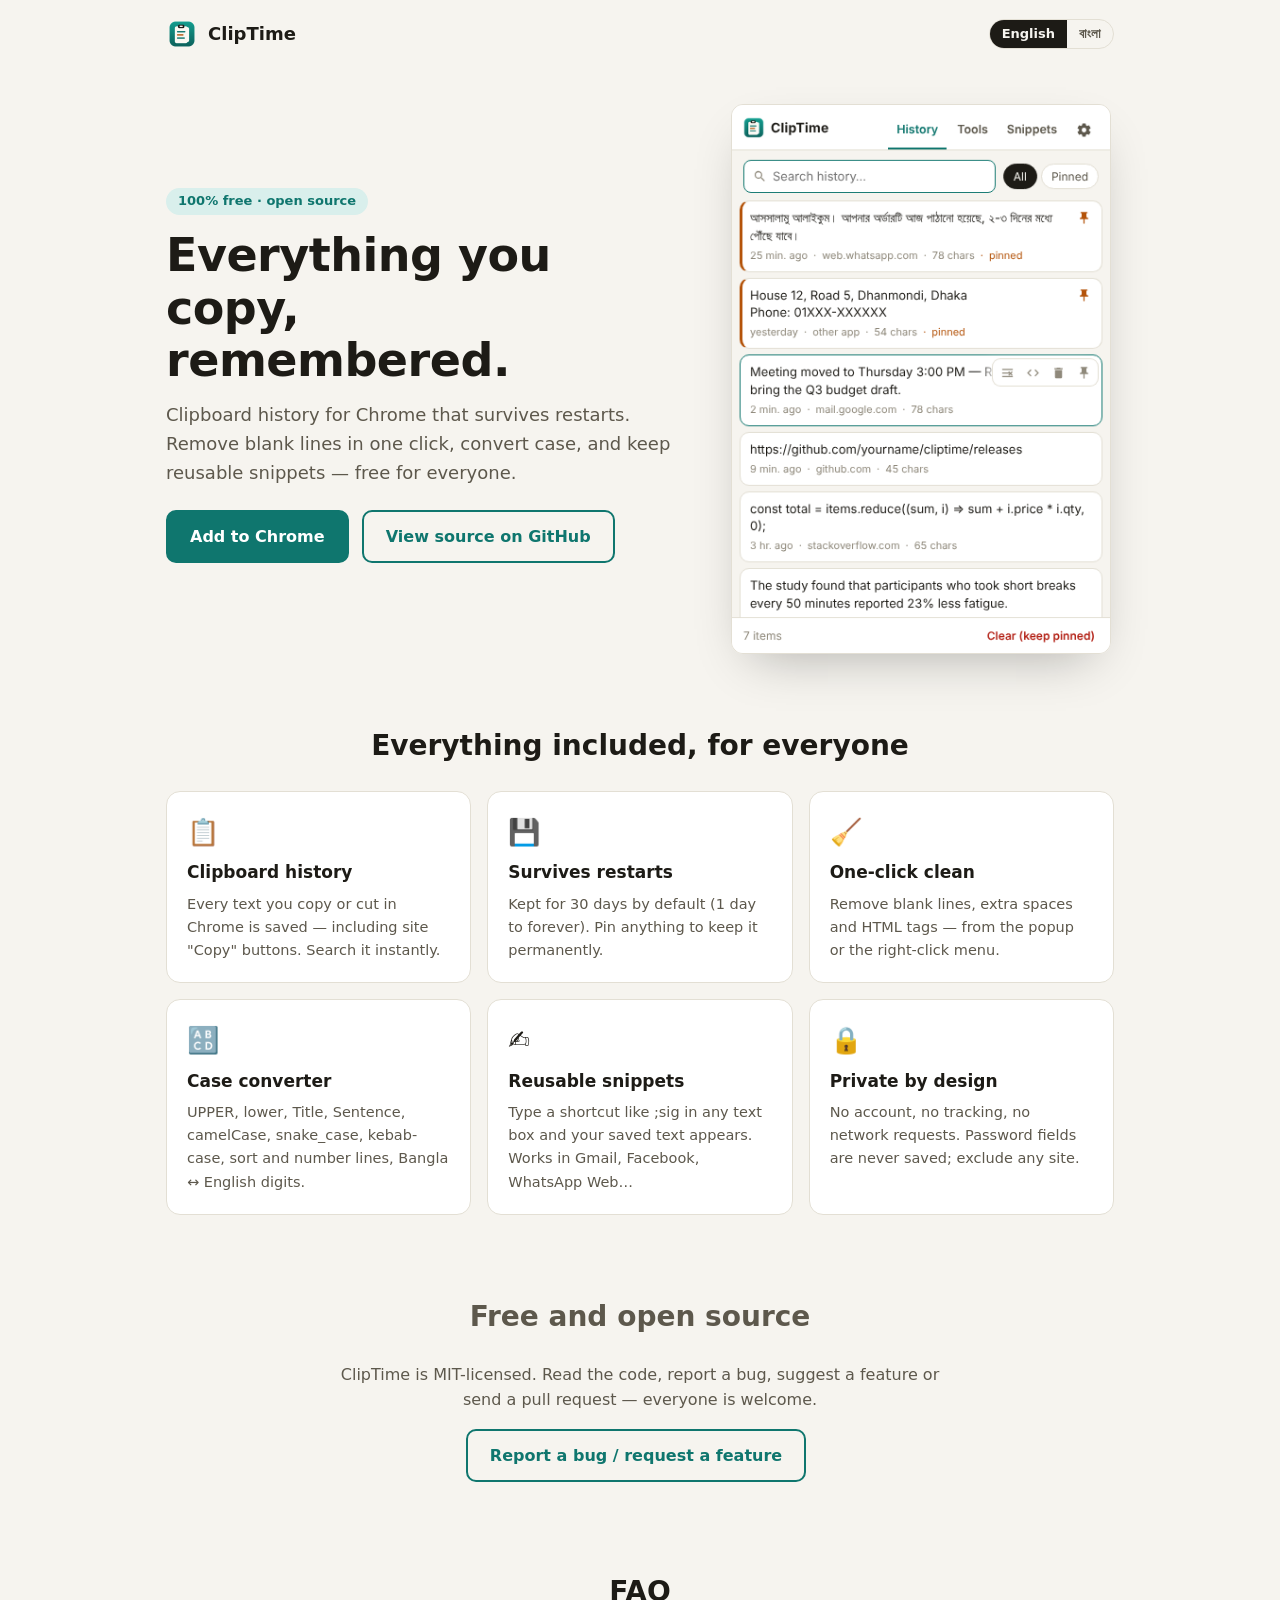
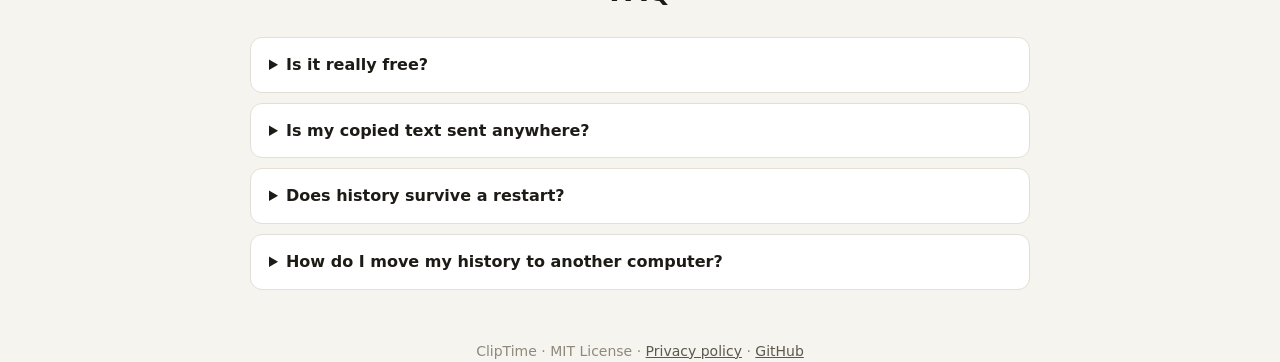
<file: docs/index.html>
<!doctype html>
<html lang="en">
<head>
<meta charset="utf-8">
<meta name="viewport" content="width=device-width, initial-scale=1">
<title>ClipTime – Free Clipboard History & Text Tools for Chrome</title>
<meta name="description" content="Free and open-source Chrome extension: clipboard history saved for 30 days, one-click blank-line remover, case converter and reusable text snippets.">
<link rel="icon" href="icon128.png">
<style>
  :root { --bg:#f6f4ef; --card:#fff; --ink:#1d1b16; --ink2:#5d584c; --ink3:#8f897b; --line:#e3dfd4; --accent:#0f766e; --accent2:#d9efec; }
  @media (prefers-color-scheme: dark) { :root { --bg:#161512; --card:#201f1b; --ink:#eeebe3; --ink2:#b4ae9f; --ink3:#7e786b; --line:#34322c; --accent:#2dd4bf; --accent2:#123b37; } }
  * { box-sizing:border-box; }
  body { margin:0; background:var(--bg); color:var(--ink); font:16px/1.6 "Segoe UI",system-ui,-apple-system,"Noto Sans Bengali","Nirmala UI","Hind Siliguri",sans-serif; }
  a { color:var(--accent); }
  .wrap { max-width:980px; margin:0 auto; padding:0 16px; }
  header { padding:18px 0; display:flex; align-items:center; gap:10px; font-weight:800; font-size:18px; }
  header img { width:32px; height:32px; }
  .lang { margin-left:auto; display:flex; border:1px solid var(--line); border-radius:999px; overflow:hidden; }
  .lang button { border:0; background:none; padding:4px 12px; font:inherit; font-size:13px; font-weight:600; color:var(--ink2); cursor:pointer; }
  .lang button.on { background:var(--ink); color:var(--bg); }
  .hero { padding:36px 0 30px; display:grid; grid-template-columns:1.15fr .85fr; gap:40px; align-items:center; }
  .badge { display:inline-block; background:var(--accent2); color:var(--accent); font-weight:700; font-size:13px; padding:3px 12px; border-radius:999px; margin-bottom:14px; }
  .hero h1 { font-size:clamp(30px,5vw,46px); line-height:1.15; margin:0 0 14px; letter-spacing:-.5px; }
  .hero p { color:var(--ink2); font-size:18px; margin:0 0 22px; }
  .hero img { width:100%; max-width:380px; justify-self:center; border-radius:12px; border:1px solid var(--line); box-shadow:0 20px 50px -20px rgba(0,0,0,.3); }
  .btn { display:inline-block; text-decoration:none; font-weight:700; border-radius:10px; padding:12px 22px; border:2px solid var(--accent); color:var(--accent); margin:0 8px 8px 0; }
  .btn.solid { background:var(--accent); color:#fff; }
  h2 { font-size:28px; margin:0 0 22px; text-align:center; }
  section { padding:40px 0; }
  .grid { display:grid; grid-template-columns:repeat(3,1fr); gap:16px; }
  .card { background:var(--card); border:1px solid var(--line); border-radius:14px; padding:20px; }
  .card .ic { font-size:26px; }
  .card h3 { margin:6px 0 6px; font-size:17px; }
  .card p { margin:0; color:var(--ink2); font-size:14.5px; }
  .faq details { background:var(--card); border:1px solid var(--line); border-radius:12px; padding:14px 18px; margin:0 auto 10px; max-width:780px; }
  .faq summary { font-weight:700; cursor:pointer; }
  .oss { text-align:center; max-width:640px; margin:0 auto; color:var(--ink2); }
  footer { padding:30px 0 50px; text-align:center; color:var(--ink3); font-size:14px; }
  footer a { color:var(--ink2); }
  @media (max-width:760px) { .hero, .grid { grid-template-columns:1fr; } }
</style>
</head>
<body>
<div class="wrap">
  <header>
    <img src="icon128.png" alt=""> ClipTime
    <div class="lang"><button data-l="en">English</button><button data-l="bn">বাংলা</button></div>
  </header>

  <div class="hero">
    <div>
      <span class="badge" data-t="badge"></span>
      <h1 data-t="h1"></h1>
      <p data-t="lead"></p>
      <a class="btn solid" id="install" href="#" data-t="install"></a>
      <a class="btn" href="https://github.com/niruvai/cliptime" data-t="source"></a>
    </div>
    <img src="popup.png" alt="ClipTime">
  </div>
</div>

<section>
  <div class="wrap">
    <h2 data-t="featTitle"></h2>
    <div class="grid">
      <div class="card"><div class="ic">📋</div><h3 data-t="f1h"></h3><p data-t="f1"></p></div>
      <div class="card"><div class="ic">💾</div><h3 data-t="f2h"></h3><p data-t="f2"></p></div>
      <div class="card"><div class="ic">🧹</div><h3 data-t="f3h"></h3><p data-t="f3"></p></div>
      <div class="card"><div class="ic">🔠</div><h3 data-t="f4h"></h3><p data-t="f4"></p></div>
      <div class="card"><div class="ic">✍️</div><h3 data-t="f5h"></h3><p data-t="f5"></p></div>
      <div class="card"><div class="ic">🔒</div><h3 data-t="f6h"></h3><p data-t="f6"></p></div>
    </div>
  </div>
</section>

<section>
  <div class="wrap oss">
    <h2 data-t="ossTitle"></h2>
    <p data-t="oss"></p>
    <a class="btn" href="https://github.com/niruvai/cliptime/issues" data-t="issue"></a>
  </div>
</section>

<section class="faq">
  <div class="wrap">
    <h2 data-t="faq"></h2>
    <details><summary data-t="q1"></summary><p data-t="a1"></p></details>
    <details><summary data-t="q2"></summary><p data-t="a2"></p></details>
    <details><summary data-t="q3"></summary><p data-t="a3"></p></details>
    <details><summary data-t="q4"></summary><p data-t="a4"></p></details>
  </div>
</section>

<footer class="wrap">ClipTime · MIT License · <a href="https://github.com/niruvai/cliptime/blob/main/PRIVACY.md" data-t="privacy"></a> · <a href="https://github.com/niruvai/cliptime">GitHub</a></footer>

<script>
  // Put your Chrome Web Store link here once the extension is published
  const CHROME_STORE_URL = 'https://github.com/niruvai/cliptime/releases/latest';

  const T = {
    en: {
      badge: '100% free · open source', h1: 'Everything you copy,<br>remembered.',
      lead: 'Clipboard history for Chrome that survives restarts. Remove blank lines in one click, convert case, and keep reusable snippets — free for everyone.',
      install: 'Add to Chrome', source: 'View source on GitHub', featTitle: 'Everything included, for everyone',
      f1h: 'Clipboard history', f1: 'Every text you copy or cut in Chrome is saved — including site "Copy" buttons. Search it instantly.',
      f2h: 'Survives restarts', f2: 'Kept for 30 days by default (1 day to forever). Pin anything to keep it permanently.',
      f3h: 'One-click clean', f3: 'Remove blank lines, extra spaces and HTML tags — from the popup or the right-click menu.',
      f4h: 'Case converter', f4: 'UPPER, lower, Title, Sentence, camelCase, snake_case, kebab-case, sort and number lines, Bangla ↔ English digits.',
      f5h: 'Reusable snippets', f5: 'Type a shortcut like ;sig in any text box and your saved text appears. Works in Gmail, Facebook, WhatsApp Web…',
      f6h: 'Private by design', f6: 'No account, no tracking, no network requests. Password fields are never saved; exclude any site.',
      ossTitle: 'Free and open source', oss: 'ClipTime is MIT-licensed. Read the code, report a bug, suggest a feature or send a pull request — everyone is welcome.',
      issue: 'Report a bug / request a feature', faq: 'FAQ',
      q1: 'Is it really free?', a1: 'Yes. Every feature is free for everyone, forever. There is no paid plan, no ads and no account.',
      q2: 'Is my copied text sent anywhere?', a2: 'No. Everything stays in Chrome on your computer. ClipTime makes no network requests at all.',
      q3: 'Does history survive a restart?', a3: 'Yes — it stays after you shut down Windows or Mac, and is cleaned up automatically after the period you choose.',
      q4: 'How do I move my history to another computer?', a4: 'Settings → Export saves a backup file; Import it on the other computer.',
      privacy: 'Privacy policy',
    },
    bn: {
      badge: '১০০% ফ্রি · ওপেন সোর্স', h1: 'যা কপি করেন,<br>সব মনে রাখে।',
      lead: 'Chrome-এর জন্য ক্লিপবোর্ড হিস্ট্রি — কম্পিউটার বন্ধ করলেও থাকে। এক ক্লিকে ফাঁকা লাইন সরান, কেস বদলান, আর বারবার লেখা জিনিস স্নিপেটে রাখুন — সবার জন্য বিনামূল্যে।',
      install: 'Chrome-এ যোগ করুন', source: 'GitHub-এ কোড দেখুন', featTitle: 'সব ফিচার, সবার জন্য',
      f1h: 'ক্লিপবোর্ড হিস্ট্রি', f1: 'Chrome-এ যা কপি বা কাট করেন সব সেভ হয় — সাইটের "Copy" বাটনসহ। মুহূর্তে খুঁজে পাবেন।',
      f2h: 'রিস্টার্টেও থাকে', f2: 'ডিফল্টে ৩০ দিন থাকে (১ দিন থেকে সবসময় পর্যন্ত বাছতে পারবেন)। পিন করলে কখনো মুছবে না।',
      f3h: 'এক ক্লিকে পরিষ্কার', f3: 'ফাঁকা লাইন, বাড়তি স্পেস আর HTML ট্যাগ সরান — পপআপ বা রাইট-ক্লিক মেনু থেকে।',
      f4h: 'কেস কনভার্টার', f4: 'UPPER, lower, Title, Sentence, camelCase, snake_case, kebab-case, লাইন সাজানো ও নম্বর, বাংলা ↔ ইংরেজি সংখ্যা।',
      f5h: 'স্নিপেট', f5: 'যেকোনো টেক্সট বক্সে ;sig লিখলেই সেভ করা লেখা বসে যায়। Gmail, Facebook, WhatsApp Web সবখানে।',
      f6h: 'প্রাইভেসি', f6: 'কোনো অ্যাকাউন্ট নেই, ট্র্যাকিং নেই, ইন্টারনেটে কিছু যায় না। পাসওয়ার্ড ফিল্ড কখনো সেভ হয় না।',
      ossTitle: 'ফ্রি ও ওপেন সোর্স', oss: 'ClipTime MIT লাইসেন্সে উন্মুক্ত। কোড দেখুন, ভুল জানান, নতুন ফিচারের প্রস্তাব দিন বা নিজেই উন্নত করে পাঠান — সবাইকে স্বাগতম।',
      issue: 'ভুল জানান / ফিচার চান', faq: 'প্রশ্ন ও উত্তর',
      q1: 'সত্যিই কি ফ্রি?', a1: 'হ্যাঁ। সব ফিচার সবার জন্য সবসময় ফ্রি। কোনো পেইড প্ল্যান, বিজ্ঞাপন বা অ্যাকাউন্ট নেই।',
      q2: 'আমার কপি করা লেখা কি কোথাও যায়?', a2: 'না। সব ডেটা আপনার কম্পিউটারের Chrome-এই থাকে। ClipTime ইন্টারনেটে কিছুই পাঠায় না।',
      q3: 'কম্পিউটার বন্ধ করলে হিস্ট্রি থাকবে?', a3: 'হ্যাঁ। Windows বা Mac বন্ধ করে চালু করলেও থাকে; আপনার বাছা সময় পর নিজে থেকে মুছে যায়।',
      q4: 'অন্য কম্পিউটারে হিস্ট্রি নেব কীভাবে?', a4: 'সেটিংস → Export করে ব্যাকআপ ফাইল রাখুন, তারপর অন্য কম্পিউটারে Import করুন।',
      privacy: 'প্রাইভেসি পলিসি',
    },
  };
  function setLang(l) {
    document.documentElement.lang = l;
    document.querySelectorAll('[data-t]').forEach((el) => { el.innerHTML = T[l][el.dataset.t] || ''; });
    document.querySelectorAll('.lang button').forEach((b) => b.classList.toggle('on', b.dataset.l === l));
    try { localStorage.setItem('lang', l); } catch {}
  }
  document.querySelectorAll('.lang button').forEach((b) => (b.onclick = () => setLang(b.dataset.l)));
  document.getElementById('install').href = CHROME_STORE_URL;
  const q = new URLSearchParams(location.search).get('lang');
  let saved = null; try { saved = localStorage.getItem('lang'); } catch {}
  const auto = (navigator.language || '').startsWith('bn') || Intl.DateTimeFormat().resolvedOptions().timeZone === 'Asia/Dhaka' ? 'bn' : 'en';
  setLang(T[q] ? q : saved || auto);
</script>
</body>
</html>
</file>
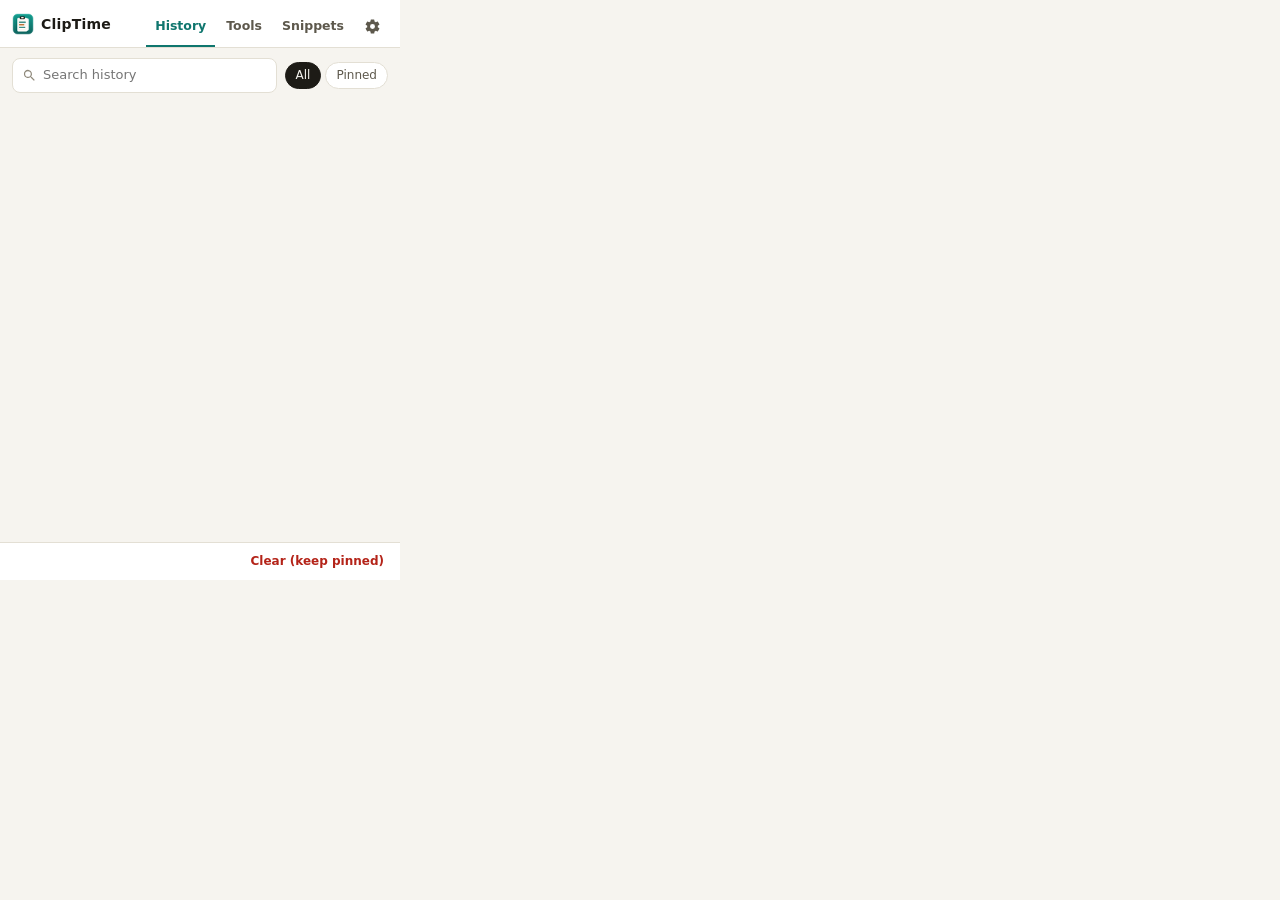
<file: extension/popup.html>
<!doctype html>
<html>
<head>
  <meta charset="utf-8">
  <meta name="viewport" content="width=device-width, initial-scale=1">
  <title>ClipTime</title>
  <link rel="stylesheet" href="popup.css">
</head>
<body>
<div class="app">
  <header class="top">
    <div class="brand">
      <img src="icons/icon32.png" alt="" width="22" height="22">
      <span>ClipTime</span>
    </div>
    <nav class="tabs" role="tablist">
      <button role="tab" data-tab="history" class="tab active" data-i18n="tabHistory">History</button>
      <button role="tab" data-tab="tools" class="tab" data-i18n="tabTools">Tools</button>
      <button role="tab" data-tab="snippets" class="tab" data-i18n="tabSnippets">Snippets</button>
      <button role="tab" data-tab="settings" class="tab icon-tab" data-i18n-title="tabSettings" aria-label="Settings">
        <svg viewBox="0 0 24 24" width="17" height="17"><path fill="currentColor" d="M12 15.5A3.5 3.5 0 1 1 12 8.5a3.5 3.5 0 0 1 0 7Zm7.43-2.53c.04-.32.07-.64.07-.97s-.03-.66-.07-.98l2.11-1.65a.5.5 0 0 0 .12-.64l-2-3.46a.5.5 0 0 0-.61-.22l-2.49 1a7.3 7.3 0 0 0-1.69-.98l-.38-2.65A.49.49 0 0 0 14 2h-4a.49.49 0 0 0-.49.42l-.38 2.65c-.61.25-1.17.58-1.69.98l-2.49-1a.5.5 0 0 0-.61.22l-2 3.46a.49.49 0 0 0 .12.64L4.57 11c-.04.32-.07.65-.07.98s.03.65.07.97l-2.11 1.66a.5.5 0 0 0-.12.64l2 3.46c.12.22.39.3.61.22l2.49-1.01c.52.4 1.08.74 1.69.99l.38 2.65c.03.24.24.42.49.42h4c.25 0 .46-.18.49-.42l.38-2.65a7.7 7.7 0 0 0 1.69-.99l2.49 1.01c.23.08.49 0 .61-.22l2-3.46a.5.5 0 0 0-.12-.64l-2.11-1.66Z"/></svg>
      </button>
    </nav>
  </header>

  <!-- HISTORY -->
  <section class="panel active" id="panel-history">
    <div class="toolbar">
      <div class="search">
        <svg viewBox="0 0 24 24" width="15" height="15"><path fill="currentColor" d="M15.5 14h-.79l-.28-.27a6.5 6.5 0 1 0-.7.7l.27.28v.79l5 4.99L20.49 19l-4.99-5Zm-6 0a4.5 4.5 0 1 1 0-9 4.5 4.5 0 0 1 0 9Z"/></svg>
        <input id="hist-search" type="search" data-i18n-placeholder="searchHistory" placeholder="Search history" autocomplete="off">
      </div>
      <div class="chips">
        <button class="chip active" data-filter="all" data-i18n="filterAll">All</button>
        <button class="chip" data-filter="pinned" data-i18n="filterPinned">Pinned</button>
      </div>
    </div>
    <div id="paused-banner" class="banner" hidden>
      <span data-i18n="pausedBanner">Saving is paused.</span>
      <button class="link" id="resume-btn" data-i18n="resume">Resume</button>
    </div>
    <ul id="hist-list" class="list" tabindex="-1"></ul>
    <div id="hist-empty" class="empty" hidden>
      <div class="empty-art">⌘C</div>
      <p data-i18n="emptyHistory">Copy some text in Chrome — it will appear here.</p>
    </div>
    <footer class="foot">
      <span id="hist-count" class="muted"></span>
      <button class="link danger" id="clear-btn" data-i18n="clearUnpinned">Clear (keep pinned)</button>
    </footer>
  </section>

  <!-- TOOLS -->
  <section class="panel" id="panel-tools">
    <div class="tools-body">
      <textarea id="tool-text" spellcheck="false" data-i18n-placeholder="toolPlaceholder" placeholder="Paste or type text here…"></textarea>
      <div class="statline">
        <span id="tool-stats" class="muted"></span>
        <span class="spacer"></span>
        <button class="link" id="tool-paste" data-i18n="paste">Paste</button>
        <button class="link" id="tool-undo" data-i18n="undo" disabled>Undo</button>
        <button class="link" id="tool-clear" data-i18n="clear">Clear</button>
      </div>

      <h3 data-i18n="groupClean">Clean up</h3>
      <div class="btn-grid">
        <button class="tool primary" data-tool="removeBlankLines" data-i18n="toolRemoveBlank">Remove blank lines</button>
        <button class="tool" data-tool="smartClean" data-i18n="toolSmartClean">Smart clean</button>
        <button class="tool" data-tool="collapseBlankLines" data-i18n="toolCollapse">Max 1 blank line</button>
        <button class="tool" data-tool="removeExtraSpaces" data-i18n="toolSpaces">Remove extra spaces</button>
        <button class="tool" data-tool="trimLines" data-i18n="toolTrim">Trim lines</button>
        <button class="tool" data-tool="joinLines" data-i18n="toolJoin">Join into one line</button>
        <button class="tool" data-tool="stripHtml" data-i18n="toolStripHtml">Strip HTML</button>
      </div>

      <h3 data-i18n="groupCase">Case</h3>
      <div class="btn-grid">
        <button class="tool" data-tool="upper">UPPERCASE</button>
        <button class="tool" data-tool="lower">lowercase</button>
        <button class="tool" data-tool="title">Title Case</button>
        <button class="tool" data-tool="sentence">Sentence case</button>
        <button class="tool" data-tool="toggle">tOGGLE cASE</button>
        <button class="tool" data-tool="camel">camelCase</button>
        <button class="tool" data-tool="pascal">PascalCase</button>
        <button class="tool" data-tool="snake">snake_case</button>
        <button class="tool" data-tool="kebab">kebab-case</button>
        <button class="tool" data-tool="constant">CONSTANT_CASE</button>
      </div>

      <h3 data-i18n="groupLines">Lines &amp; numbers</h3>
      <div class="btn-grid">
        <button class="tool" data-tool="sortLines" data-i18n="toolSort">Sort A→Z</button>
        <button class="tool" data-tool="reverseLines" data-i18n="toolReverse">Reverse lines</button>
        <button class="tool" data-tool="uniqueLines" data-i18n="toolUnique">Remove duplicates</button>
        <button class="tool" data-tool="numberLines" data-i18n="toolNumber">Number lines</button>
        <button class="tool" data-tool="removeNumbering" data-i18n="toolUnnumber">Remove numbering</button>
        <button class="tool" data-tool="toBnDigits">123 → ১২৩</button>
        <button class="tool" data-tool="toEnDigits">১২৩ → 123</button>
      </div>
    </div>
    <footer class="foot sticky">
      <button class="btn ghost" id="tool-save-snippet" data-i18n="saveAsSnippet">Save as snippet</button>
      <button class="btn solid" id="tool-copy" data-i18n="copy">Copy</button>
    </footer>
  </section>

  <!-- SNIPPETS -->
  <section class="panel" id="panel-snippets">
    <div class="toolbar">
      <div class="search">
        <svg viewBox="0 0 24 24" width="15" height="15"><path fill="currentColor" d="M15.5 14h-.79l-.28-.27a6.5 6.5 0 1 0-.7.7l.27.28v.79l5 4.99L20.49 19l-4.99-5Zm-6 0a4.5 4.5 0 1 1 0-9 4.5 4.5 0 0 1 0 9Z"/></svg>
        <input id="snip-search" type="search" data-i18n-placeholder="searchSnippets" placeholder="Search snippets" autocomplete="off">
      </div>
      <button class="btn solid small" id="snip-new" data-i18n="newSnippet">+ New</button>
    </div>

    <form id="snip-form" class="snip-form" hidden>
      <input type="hidden" id="snip-id">
      <div class="row2">
        <label><span data-i18n="snipTitle">Title</span><input id="snip-title" maxlength="120"></label>
        <label class="narrow"><span data-i18n="snipTrigger">Shortcut</span><input id="snip-trigger" maxlength="32" placeholder=";addr" spellcheck="false"></label>
      </div>
      <label><span data-i18n="snipText">Text</span><textarea id="snip-text" rows="5" spellcheck="false"></textarea></label>
      <p class="hint" data-i18n="snipHint">Type the shortcut in any text box to insert it. Placeholders: {date} {time} {datetime}</p>
      <div class="form-actions">
        <button type="button" class="btn ghost" id="snip-cancel" data-i18n="cancel">Cancel</button>
        <button type="submit" class="btn solid" data-i18n="save">Save</button>
      </div>
    </form>

    <ul id="snip-list" class="list"></ul>
    <div id="snip-empty" class="empty" hidden>
      <div class="empty-art">✎</div>
      <p data-i18n="emptySnippets">Save text you type often — addresses, replies, signatures.</p>
    </div>
  </section>

  <!-- SETTINGS -->
  <section class="panel" id="panel-settings">
    <div class="settings">
      <div class="set-group">
        <label class="set-row">
          <span><b data-i18n="setCapture">Save what I copy</b><small data-i18n="setCaptureHint">Records text copied or cut on web pages.</small></span>
          <input type="checkbox" class="switch" id="set-capture">
        </label>
        <label class="set-row">
          <span><b data-i18n="setSystem">Also save other apps' copies</b><small data-i18n="setSystemHint">When this popup opens, saves what's on the clipboard (e.g. copied from Word).</small></span>
          <input type="checkbox" class="switch" id="set-system">
        </label>
        <label class="set-row">
          <span><b data-i18n="setExpand">Snippet shortcuts</b><small data-i18n="setExpandHint">Type ;shortcut in a text box to insert a snippet.</small></span>
          <input type="checkbox" class="switch" id="set-expand">
        </label>
      </div>

      <div class="set-group">
        <label class="set-row">
          <span><b data-i18n="setRetention">Keep history for</b><small data-i18n="setRetentionHint">Pinned items are never deleted.</small></span>
          <select id="set-retention">
            <option value="1">1</option>
            <option value="7">7</option>
            <option value="15">15</option>
            <option value="30">30</option>
            <option value="60">60</option>
            <option value="90">90</option>
            <option value="365">365</option>
            <option value="0">∞</option>
          </select>
        </label>
        <label class="set-row">
          <span><b data-i18n="setMax">Maximum items</b><small data-i18n="setMaxHint">Oldest unpinned items are removed first.</small></span>
          <select id="set-max">
            <option value="200">200</option>
            <option value="500">500</option>
            <option value="1000">1000</option>
            <option value="2000">2000</option>
            <option value="5000">5000</option>
            <option value="10000">10000</option>
          </select>
        </label>
      </div>

      <div class="set-group">
        <label class="set-col">
          <b data-i18n="setIgnore">Never save from these sites</b>
          <small data-i18n="setIgnoreHint">One domain per line, e.g. mybank.com</small>
          <textarea id="set-ignore" rows="3" spellcheck="false" placeholder="mybank.com"></textarea>
        </label>
      </div>

      <div class="set-group">
        <div class="set-row">
          <span><b data-i18n="setShortcut">Keyboard shortcut</b><small id="shortcut-now"></small></span>
          <button class="btn ghost small" id="open-shortcuts" data-i18n="change">Change</button>
        </div>
        <div class="set-row">
          <span><b data-i18n="setBackup">Backup</b><small data-i18n="setBackupHint">History + snippets as a JSON file.</small></span>
          <span class="btns">
            <button class="btn ghost small" id="export-btn" data-i18n="export">Export</button>
            <button class="btn ghost small" id="import-btn" data-i18n="import">Import</button>
            <input type="file" id="import-file" accept="application/json,.json" hidden>
          </span>
        </div>
        <div class="set-row">
          <span><b data-i18n="setWipe">Delete everything</b><small data-i18n="setWipeHint">History, pinned items and snippets.</small></span>
          <button class="btn danger small" id="wipe-btn" data-i18n="delete">Delete</button>
        </div>
      </div>
      <p class="privacy" data-i18n="privacyNote">Everything stays on this computer. ClipTime never sends your data anywhere.</p>
      <p class="privacy"><span data-i18n="openSource">Free &amp; open source</span> · <a href="https://github.com/niruvai/cliptime" target="_blank" rel="noopener">GitHub</a> · <span id="app-version"></span></p>
    </div>
  </section>

  <div id="toast" class="toast" role="status" aria-live="polite"></div>
</div>
<template id="tpl-item">
  <li class="item" tabindex="0">
    <div class="item-main">
      <div class="item-text"></div>
      <div class="item-meta"></div>
    </div>
    <div class="item-actions">
      <button class="ia pin" data-act="pin"><svg viewBox="0 0 24 24" width="15" height="15"><path fill="currentColor" d="M16 9V4h1a1 1 0 0 0 0-2H7a1 1 0 0 0 0 2h1v5a3 3 0 0 1-3 3v2h5.97v7l1 1 1-1v-7H19v-2a3 3 0 0 1-3-3Z"/></svg></button>
      <button class="ia" data-act="clean"><svg viewBox="0 0 24 24" width="15" height="15"><path fill="currentColor" d="M3 5h18v2H3V5Zm0 6h12v2H3v-2Zm0 6h18v2H3v-2Zm16.3-7.7 1.4 1.4-2.3 2.3 2.3 2.3-1.4 1.4-2.3-2.3-2.3 2.3-1.4-1.4 2.3-2.3-2.3-2.3 1.4-1.4 2.3 2.3 2.3-2.3Z"/></svg></button>
      <button class="ia" data-act="tools"><svg viewBox="0 0 24 24" width="15" height="15"><path fill="currentColor" d="M9.4 16.6 4.8 12l4.6-4.6L8 6l-6 6 6 6 1.4-1.4Zm5.2 0 4.6-4.6-4.6-4.6L16 6l6 6-6 6-1.4-1.4Z"/></svg></button>
      <button class="ia del" data-act="delete"><svg viewBox="0 0 24 24" width="15" height="15"><path fill="currentColor" d="M6 19a2 2 0 0 0 2 2h8a2 2 0 0 0 2-2V7H6v12ZM19 4h-3.5l-1-1h-5l-1 1H5v2h14V4Z"/></svg></button>
    </div>
  </li>
</template>
<script type="module" src="popup.js"></script>
</body>
</html>
</file>
<file: extension/popup.css>
:root {
  --bg: #f6f4ef;
  --surface: #ffffff;
  --surface-2: #efece4;
  --ink: #1d1b16;
  --ink-2: #5d584c;
  --ink-3: #8f897b;
  --line: #e3dfd4;
  --accent: #0f766e;
  --accent-ink: #ffffff;
  --accent-soft: #d9efec;
  --pin: #b45309;
  --pin-soft: #fdf0dc;
  --danger: #b42318;
  --danger-soft: #fde7e4;
  --radius: 10px;
  --font: "Segoe UI", system-ui, -apple-system, "Noto Sans Bengali", "Nirmala UI", "Hind Siliguri", "Kohinoor Bangla", sans-serif;
  --mono: ui-monospace, "Cascadia Mono", "SF Mono", Consolas, monospace;
  color-scheme: light;
}
@media (prefers-color-scheme: dark) {
  :root {
    --bg: #161512;
    --surface: #201f1b;
    --surface-2: #2a2924;
    --ink: #eeebe3;
    --ink-2: #b4ae9f;
    --ink-3: #7e786b;
    --line: #34322c;
    --accent: #2dd4bf;
    --accent-ink: #062b27;
    --accent-soft: #123b37;
    --pin: #f59e0b;
    --pin-soft: #3a2a10;
    --danger: #f87171;
    --danger-soft: #3b1715;
    color-scheme: dark;
  }
}

* { box-sizing: border-box; }
html, body { margin: 0; }
body {
  width: 400px;
  background: var(--bg);
  color: var(--ink);
  font: 13px/1.45 var(--font);
  -webkit-font-smoothing: antialiased;
}
body.full { width: auto; min-height: 100vh; display: flex; justify-content: center; padding: 24px 16px; }
body.full .app { width: 100%; max-width: 640px; height: auto; min-height: 600px; border: 1px solid var(--line); border-radius: 14px; overflow: hidden; }
body.full .panel { max-height: none; }

button { font: inherit; color: inherit; cursor: pointer; }
button:disabled { opacity: .4; cursor: default; }
input, textarea, select { font: inherit; color: var(--ink); }
:focus-visible { outline: 2px solid var(--accent); outline-offset: 1px; }
[hidden] { display: none !important; }

.app { display: flex; flex-direction: column; height: 580px; background: var(--bg); position: relative; }

/* header */
.top { display: flex; align-items: center; gap: 8px; padding: 10px 10px 0 12px; border-bottom: 1px solid var(--line); background: var(--surface); }
.brand { display: flex; align-items: center; gap: 7px; font-weight: 700; letter-spacing: .2px; padding-bottom: 9px; font-size: 14px; }
.tabs { display: flex; margin-left: auto; gap: 2px; }
.tab { background: none; border: 0; padding: 7px 9px 10px; color: var(--ink-2); border-bottom: 2px solid transparent; font-weight: 600; font-size: 12.5px; }
.tab:hover { color: var(--ink); }
.tab.active { color: var(--accent); border-bottom-color: var(--accent); }
.icon-tab { display: flex; align-items: center; }

.panel { display: none; flex: 1; flex-direction: column; min-height: 0; }
.panel.active { display: flex; }

/* toolbar */
.toolbar { display: flex; gap: 8px; align-items: center; padding: 10px 12px 8px; }
.search { flex: 1; display: flex; align-items: center; gap: 6px; background: var(--surface); border: 1px solid var(--line); border-radius: 8px; padding: 0 9px; color: var(--ink-3); }
.search:focus-within { border-color: var(--accent); }
.search input { flex: 1; border: 0; background: transparent; padding: 7px 0; outline: none; min-width: 0; }
.chips { display: flex; gap: 4px; }
.chip { border: 1px solid var(--line); background: var(--surface); border-radius: 999px; padding: 4px 10px; font-size: 12px; color: var(--ink-2); }
.chip.active { background: var(--ink); color: var(--bg); border-color: var(--ink); }

.banner { margin: 0 12px 8px; padding: 7px 10px; border-radius: 8px; background: var(--pin-soft); color: var(--pin); display: flex; justify-content: space-between; align-items: center; font-weight: 600; }

/* list */
.list { list-style: none; margin: 0; padding: 0 8px 8px; overflow-y: auto; flex: 1; min-height: 0; }
.item { display: flex; gap: 4px; align-items: flex-start; padding: 8px 8px 8px 10px; border-radius: var(--radius); background: var(--surface); border: 1px solid var(--line); margin-bottom: 6px; cursor: pointer; position: relative; transition: border-color .12s, transform .12s; }
.item:hover, .item.kb { border-color: var(--accent); }
.item:active { transform: scale(.995); }
.item.pinned { border-left: 3px solid var(--pin); padding-left: 8px; }
.item-main { flex: 1; min-width: 0; }
.item-text { white-space: pre-wrap; word-break: break-word; display: -webkit-box; -webkit-line-clamp: 3; -webkit-box-orient: vertical; overflow: hidden; font-size: 13px; }
.item.expanded .item-text { -webkit-line-clamp: unset; }
.item-meta { color: var(--ink-3); font-size: 11px; margin-top: 4px; display: flex; gap: 6px; flex-wrap: wrap; }
.item-meta .dot::before { content: "·"; margin-right: 6px; }
.item-meta .exp { color: var(--pin); }
.item-num { position: absolute; left: -1px; top: -1px; font-size: 10px; color: var(--ink-3); }
.item-actions { position: absolute; top: 4px; right: 4px; display: flex; gap: 1px; padding: 2px; border-radius: 8px; background: var(--surface); box-shadow: 0 0 0 1px var(--line), -10px 0 12px -4px var(--surface); opacity: 0; transition: opacity .12s; }
.item-actions .pin { order: 9; }
.item.pinned .item-main { padding-right: 24px; }
.item:hover .item-actions, .item.kb .item-actions, .item:focus-within .item-actions { opacity: 1; }
.item.pinned .item-actions .pin { opacity: 1; color: var(--pin); }
.item.pinned .item-actions { opacity: 1; box-shadow: none; background: transparent; }
.item.pinned:hover .item-actions, .item.pinned.kb .item-actions { box-shadow: 0 0 0 1px var(--line), -10px 0 12px -4px var(--surface); background: var(--surface); }
.item.pinned .item-actions .ia:not(.pin) { display: none; }
.item.pinned:hover .item-actions .ia, .item.pinned.kb .item-actions .ia { display: grid; }
.ia { width: 26px; height: 24px; border: 0; background: transparent; border-radius: 6px; color: var(--ink-3); display: grid; place-items: center; padding: 0; }
.ia:hover { background: var(--surface-2); color: var(--ink); }
.ia.del:hover { color: var(--danger); background: var(--danger-soft); }
.mark { background: var(--accent-soft); color: inherit; border-radius: 2px; }

.snip-item .item-text { -webkit-line-clamp: 2; color: var(--ink-2); font-size: 12px; }
.snip-head { display: flex; gap: 6px; align-items: baseline; margin-bottom: 2px; }
.snip-head b { font-weight: 650; overflow: hidden; text-overflow: ellipsis; white-space: nowrap; }
.kbd { font-family: var(--mono); font-size: 11px; background: var(--surface-2); border: 1px solid var(--line); padding: 0 5px; border-radius: 4px; color: var(--accent); white-space: nowrap; }

.empty { flex: 1; display: flex; flex-direction: column; align-items: center; justify-content: center; text-align: center; color: var(--ink-3); padding: 24px 40px; }
.empty-art { font: 700 26px var(--mono); color: var(--line); border: 2px dashed var(--line); border-radius: 14px; padding: 10px 16px; margin-bottom: 12px; }
.empty p { margin: 0; }

.foot { display: flex; align-items: center; justify-content: space-between; gap: 8px; padding: 8px 12px; border-top: 1px solid var(--line); background: var(--surface); }
.muted { color: var(--ink-3); font-size: 12px; }
.link { white-space: nowrap; background: none; border: 0; padding: 2px 4px; color: var(--accent); font-weight: 600; font-size: 12px; }
.link:hover:not(:disabled) { text-decoration: underline; }
.link.danger { color: var(--danger); }

.btn { border-radius: 8px; padding: 7px 14px; font-weight: 600; border: 1px solid var(--line); background: var(--surface); }
.btn.small { padding: 4px 10px; font-size: 12px; }
.btn.solid { background: var(--accent); color: var(--accent-ink); border-color: var(--accent); }
.btn.solid:hover { filter: brightness(1.07); }
.btn.ghost:hover { border-color: var(--ink-3); }
.btn.danger { color: var(--danger); border-color: var(--danger); background: transparent; }
.btn.danger:hover { background: var(--danger-soft); }

/* tools */
.tools-body { flex: 1; overflow-y: auto; padding: 10px 12px 12px; }
#tool-text { width: 100%; height: 150px; resize: vertical; border: 1px solid var(--line); border-radius: var(--radius); background: var(--surface); padding: 9px 10px; line-height: 1.5; outline: none; }
#tool-text:focus { border-color: var(--accent); }
.statline { display: flex; align-items: center; gap: 2px; margin: 4px 0 2px; }
.spacer { flex: 1; }
.tools-body h3 { font-size: 11px; text-transform: uppercase; letter-spacing: .8px; color: var(--ink-3); margin: 12px 0 6px; font-weight: 700; }
.btn-grid { display: flex; flex-wrap: wrap; gap: 5px; }
.tool { border: 1px solid var(--line); background: var(--surface); border-radius: 7px; padding: 5px 9px; font-size: 12px; }
.tool:hover { border-color: var(--accent); color: var(--accent); }
.tool.primary { background: var(--accent-soft); border-color: transparent; color: var(--accent); font-weight: 650; }
.tool.flash { animation: flash .5s; }
@keyframes flash { 0% { background: var(--accent); color: var(--accent-ink); } 100% {} }
.foot.sticky { justify-content: flex-end; }

/* snippets form */
.snip-form { margin: 0 12px 10px; padding: 10px; background: var(--surface); border: 1px solid var(--accent); border-radius: var(--radius); display: flex; flex-direction: column; gap: 8px; }
.snip-form label { display: flex; flex-direction: column; gap: 3px; font-size: 11.5px; font-weight: 600; color: var(--ink-2); flex: 1; }
.snip-form input, .snip-form textarea { border: 1px solid var(--line); border-radius: 7px; padding: 6px 8px; background: var(--bg); outline: none; font-weight: 400; font-size: 13px; }
.snip-form input:focus, .snip-form textarea:focus { border-color: var(--accent); }
.snip-form textarea { resize: vertical; }
#snip-trigger { font-family: var(--mono); }
.row2 { display: flex; gap: 8px; }
.row2 .narrow { flex: 0 0 110px; }
.hint { margin: 0; font-size: 11px; color: var(--ink-3); }
.form-actions { display: flex; justify-content: flex-end; gap: 6px; }

/* settings */
.settings { overflow-y: auto; padding: 12px; flex: 1; }
.set-group { background: var(--surface); border: 1px solid var(--line); border-radius: var(--radius); margin-bottom: 10px; }
.set-row, .set-col { display: flex; align-items: center; justify-content: space-between; gap: 12px; padding: 10px 12px; border-bottom: 1px solid var(--line); }
.set-col { flex-direction: column; align-items: stretch; gap: 3px; }
.set-group > :last-child { border-bottom: 0; }
.set-row > span:first-child { display: flex; flex-direction: column; }
.set-row b, .set-col b { font-weight: 600; }
.set-row small, .set-col small { color: var(--ink-3); font-size: 11.5px; }
.set-col textarea { margin-top: 4px; border: 1px solid var(--line); border-radius: 7px; padding: 6px 8px; background: var(--bg); resize: vertical; font-family: var(--mono); font-size: 12px; outline: none; }
.set-col textarea:focus { border-color: var(--accent); }
select { border: 1px solid var(--line); border-radius: 7px; padding: 4px 6px; background: var(--bg); }
.btns { display: flex; gap: 6px; }
.privacy { text-align: center; color: var(--ink-3); font-size: 11.5px; margin: 6px 12px 4px; }

.switch { appearance: none; width: 34px; height: 20px; border-radius: 999px; background: var(--line); position: relative; cursor: pointer; flex: none; transition: background .15s; margin: 0; }
.switch::after { content: ""; position: absolute; top: 2px; left: 2px; width: 16px; height: 16px; border-radius: 50%; background: #fff; box-shadow: 0 1px 2px rgba(0,0,0,.25); transition: transform .15s; }
.switch:checked { background: var(--accent); }
.switch:checked::after { transform: translateX(14px); }

/* toast */
.toast { position: absolute; left: 50%; bottom: 56px; transform: translate(-50%, 10px); background: var(--ink); color: var(--bg); padding: 7px 14px; border-radius: 999px; font-weight: 600; font-size: 12.5px; opacity: 0; pointer-events: none; transition: opacity .15s, transform .15s; white-space: nowrap; z-index: 10; }
.toast.show { opacity: 1; transform: translate(-50%, 0); }

::-webkit-scrollbar { width: 8px; }
::-webkit-scrollbar-thumb { background: var(--line); border-radius: 8px; border: 2px solid var(--bg); }
.privacy a { color: var(--accent); }
</file>
